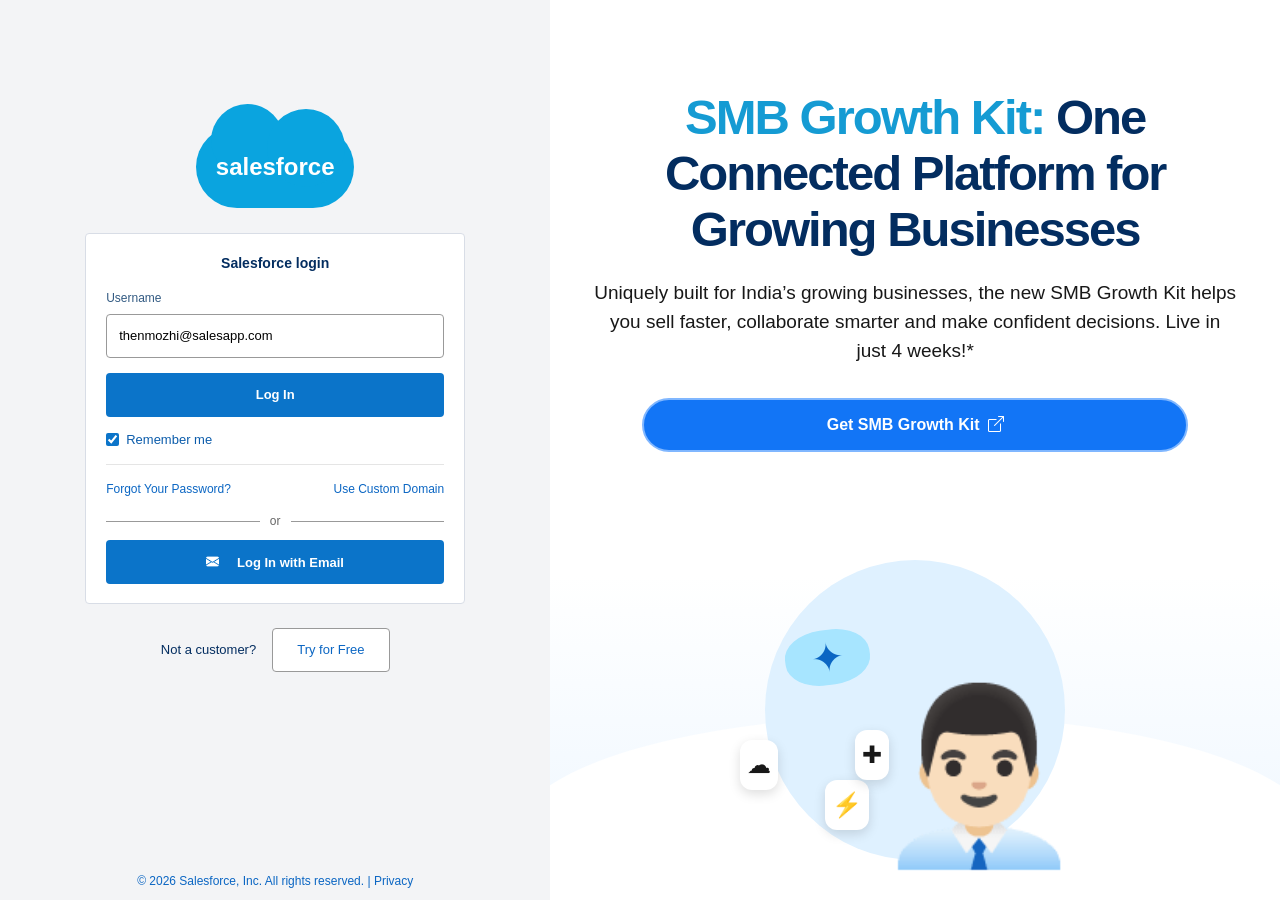
<file: salesforce-login/index.html>
<!doctype html><html lang="en"><head><meta charset="utf-8"><meta name="viewport" content="width=device-width,initial-scale=1"><title>Salesforce Login</title><link href="https://cdn.jsdelivr.net/npm/bootstrap@5.3.3/dist/css/bootstrap.min.css" rel="stylesheet"><link href="https://cdn.jsdelivr.net/npm/bootstrap-icons@1.11.3/font/bootstrap-icons.css" rel="stylesheet"><link rel="stylesheet" href="style.css"></head><body><main class="sf-page"><section class="sf-login-panel"><div class="sf-cloud"><span>salesforce</span></div><div class="sf-login-card"><h6>Salesforce login</h6><form id="sfForm"><label>Username</label><input id="username" type="email" value="thenmozhi@salesapp.com"><button class="sf-primary-btn">Log In</button><label class="remember"><input type="checkbox" checked> Remember me</label><div class="sf-links"><a href="#" id="forgot">Forgot Your Password?</a><a href="#" id="custom">Use Custom Domain</a></div><div class="or"><span>or</span></div><button type="button" class="sf-primary-btn email-btn" id="emailLogin"><i class="bi bi-envelope-fill"></i> Log In with Email</button></form></div><div class="sf-trial"><span>Not a customer?</span><button id="trialBtn">Try for Free</button></div><footer>© 2026 Salesforce, Inc. All rights reserved. | <a href="#">Privacy</a></footer></section><section class="sf-hero"><div class="sf-hero-content"><h1><span>SMB Growth Kit:</span> One<br>Connected Platform for<br>Growing Businesses</h1><p>Uniquely built for India’s growing businesses, the new SMB Growth Kit helps you sell faster, collaborate smarter and make confident decisions. Live in just 4 weeks!*</p><a class="growth-btn" href="#" id="growthBtn">Get SMB Growth Kit <i class="bi bi-box-arrow-up-right"></i></a></div><div class="sf-art"><div class="sf-orb"></div><div class="sf-robot">✦</div><div class="sf-person">👨🏻‍💼</div><div class="sf-float sf-f1">☁</div><div class="sf-float sf-f2">⚡</div><div class="sf-float sf-f3">✚</div></div></section></main><script src="script.js"></script></body></html>
</file>
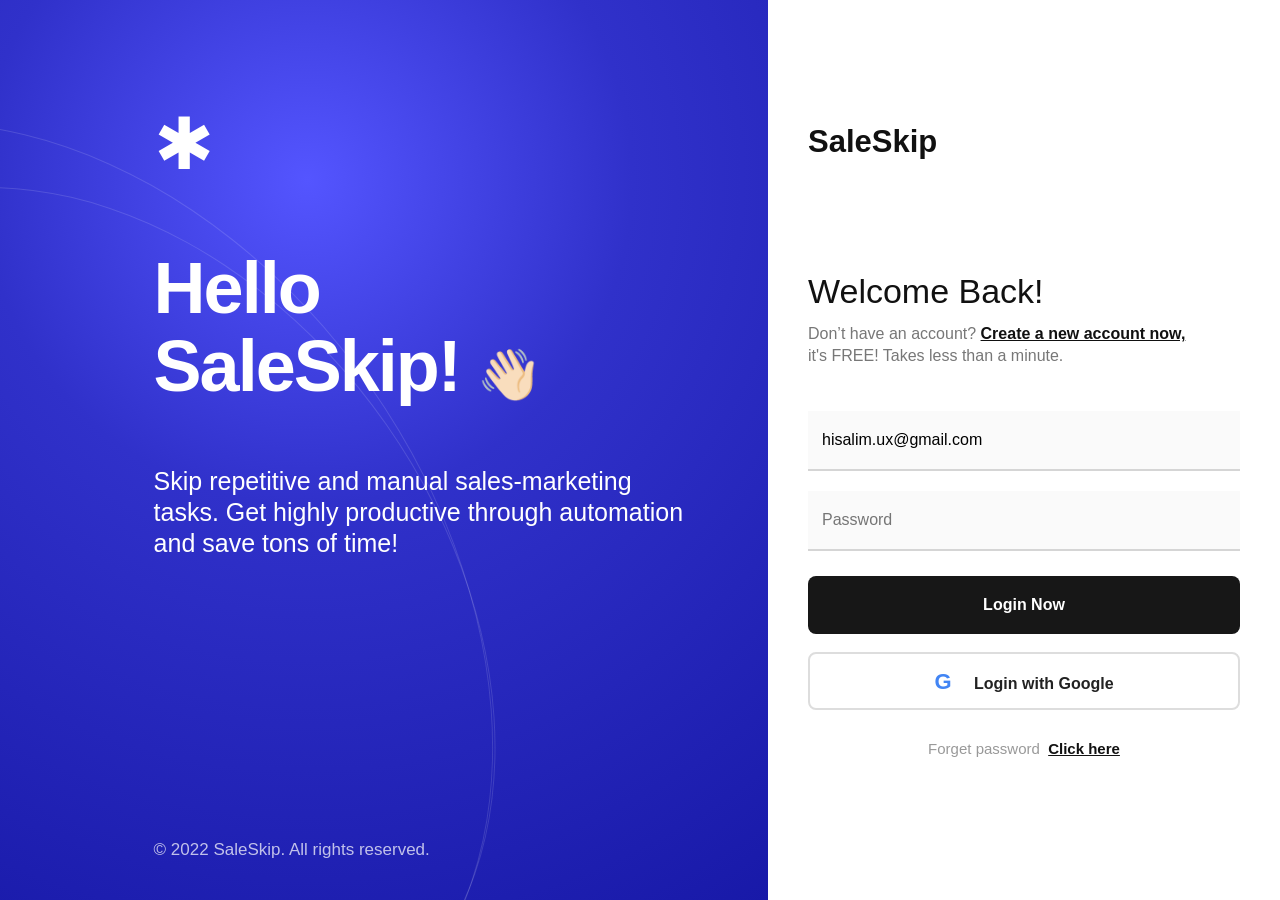
<file: saleskip-login/index.html>
<!doctype html><html lang="en"><head><meta charset="utf-8"><meta name="viewport" content="width=device-width,initial-scale=1"><title>SaleSkip Login</title><link href="https://cdn.jsdelivr.net/npm/bootstrap@5.3.3/dist/css/bootstrap.min.css" rel="stylesheet"><link rel="stylesheet" href="style.css"></head><body><main class="ss-page"><section class="ss-brand"><div class="ss-brand-inner"><div class="ss-mark">✱</div><h1>Hello<br>SaleSkip! <span>👋🏻</span></h1><p>Skip repetitive and manual sales-marketing<br>tasks. Get highly productive through automation<br>and save tons of time!</p></div><footer>© 2022 SaleSkip. All rights reserved.</footer></section><section class="ss-login"><div class="ss-form-wrap"><div class="ss-logo">SaleSkip</div><h2>Welcome Back!</h2><p class="account-copy">Don’t have an account? <a href="#" id="create">Create a new account now,</a><br>it's FREE! Takes less than a minute.</p><form id="ssForm"><input id="email" type="email" placeholder="Email" value="hisalim.ux@gmail.com"><input id="password" type="password" placeholder="Password"><button class="ss-login-btn">Login Now</button><button class="google-btn" type="button" id="google"><span class="google-g">G</span> Login with Google</button></form><div class="forgot">Forget password&nbsp; <a href="#" id="forgot">Click here</a></div></div></section></main><script src="script.js"></script></body></html>
</file>
<file: salesforce-login/style.css>
*{box-sizing:border-box}html,body{height:100%;margin:0}body{font-family:Arial,Helvetica,sans-serif;color:#181818}.sf-page{min-height:100vh;display:grid;grid-template-columns:43% 57%;overflow:hidden}.sf-login-panel{position:relative;background:#f3f4f6;min-height:100vh;display:flex;flex-direction:column;align-items:center;padding-top:14vh}.sf-cloud{position:relative;width:158px;height:82px;background:#0aa4df;color:#fff;border-radius:48px;font-size:24px;font-weight:600;display:flex;align-items:center;justify-content:center;margin-bottom:25px;z-index:1}.sf-cloud:before,.sf-cloud:after{content:"";position:absolute;background:#0aa4df;border-radius:50%;z-index:-1}.sf-cloud:before{width:73px;height:73px;left:15px;top:-22px}.sf-cloud:after{width:78px;height:78px;right:9px;top:-17px}.sf-login-card{width:380px;background:#fff;border:1px solid #d8dde6;border-radius:4px;padding:21px 20px 19px}.sf-login-card h6{text-align:center;color:#032d60;font-size:14px;font-weight:700;margin:0 0 17px}.sf-login-card label:not(.remember){display:block;color:#325a82;font-size:12px;margin-bottom:7px}.sf-login-card input[type=email]{width:100%;height:44px;border:1px solid #999;border-radius:4px;padding:0 12px;font-size:13px}.sf-primary-btn{width:100%;height:44px;border:0;border-radius:4px;background:#0b74c9;color:#fff;font-size:13px;font-weight:600;margin-top:15px}.remember{display:flex!important;align-items:center;gap:7px;color:#0b5cab!important;font-size:13px!important;margin:13px 0 15px!important}.remember input{accent-color:#0b74c9}.sf-links{border-top:1px solid #e5e5e5;padding-top:15px;display:flex;justify-content:space-between;font-size:12px}.sf-links a,.sf-login-panel footer a{color:#0b66c3;text-decoration:none}.or{display:flex;align-items:center;gap:10px;margin:14px 0 0;color:#666;font-size:12px}.or:before,.or:after{content:"";height:1px;background:#999;flex:1}.email-btn{margin-top:10px}.email-btn i{margin-right:14px}.sf-trial{display:flex;align-items:center;gap:16px;margin-top:24px;color:#032d60;font-size:13px}.sf-trial button{background:#fff;border:1px solid #999;border-radius:4px;padding:11px 24px;color:#0b66c3}.sf-login-panel footer{position:absolute;bottom:10px;color:#0b66c3;font-size:12px}.sf-hero{position:relative;min-height:100vh;overflow:hidden;background:linear-gradient(#fff 0%,#fff 64%,#edf6ff 100%)}.sf-hero:after{content:"";position:absolute;left:-5%;right:-5%;bottom:-115px;height:300px;background:#fff;border-radius:50% 50% 0 0/40% 40% 0 0}.sf-hero-content{position:relative;z-index:3;text-align:center;padding:10vh 6% 0}.sf-hero h1{font-size:49px;line-height:1.14;letter-spacing:-2px;color:#032d60;font-weight:700;margin:0}.sf-hero h1 span{color:#159bd3}.sf-hero p{max-width:690px;margin:20px auto 32px;font-size:19px;line-height:1.55}.growth-btn{display:flex;align-items:center;justify-content:center;gap:8px;margin:0 auto;width:min(590px,85%);height:54px;border-radius:30px;background:#1275f6;color:#fff;text-decoration:none;font-weight:700;border:2px solid #80b7ff}.sf-art{position:absolute;z-index:2;bottom:35px;left:50%;transform:translateX(-50%);width:390px;height:310px}.sf-orb{position:absolute;width:300px;height:300px;border-radius:50%;background:#dff1ff;left:45px;top:5px}.sf-person{position:absolute;right:25px;bottom:5px;font-size:170px;line-height:1}.sf-robot{position:absolute;left:65px;top:75px;width:85px;height:55px;border-radius:45%;background:#a7e5ff;color:#0b66c3;display:flex;align-items:center;justify-content:center;font-size:40px;transform:rotate(-8deg)}.sf-float{position:absolute;background:#fff;border-radius:12px;padding:7px;box-shadow:0 4px 12px #0002;font-size:24px}.sf-f1{left:20px;bottom:75px}.sf-f2{left:105px;bottom:35px}.sf-f3{left:135px;top:175px}@media(max-width:900px){.sf-page{grid-template-columns:1fr}.sf-login-panel{min-height:auto;padding:55px 20px 80px}.sf-hero{display:none}.sf-login-card{width:min(380px,100%)}.sf-login-panel footer{bottom:20px}}
</file>
<file: saleskip-login/style.css>
*{box-sizing:border-box}html,body{height:100%;margin:0}body{font-family:Arial,Helvetica,sans-serif;color:#111}.ss-page{min-height:100vh;display:grid;grid-template-columns:60% 40%;overflow:hidden}.ss-brand{position:relative;min-height:100vh;color:#fff;overflow:hidden;background:radial-gradient(circle at 40% 20%,#5455ff 0,#3031ca 38%,#1819a8 100%)}.ss-brand:before,.ss-brand:after{content:"";position:absolute;border:1px solid #ffffff22;border-radius:50%;transform:rotate(-35deg);width:760px;height:1050px;left:-320px;top:80px}.ss-brand:after{width:700px;height:950px;left:-250px;top:150px}.ss-brand-inner{position:relative;z-index:2;margin-left:20%;padding-top:12vh}.ss-mark{font-size:72px;line-height:1;margin-bottom:70px}.ss-brand h1{font-size:72px;line-height:1.08;letter-spacing:-2px;margin:0 0 60px;font-weight:700}.ss-brand h1 span{font-size:48px}.ss-brand p{font-size:25px;line-height:1.25;margin:0}.ss-brand footer{position:absolute;z-index:3;bottom:38px;left:20%;font-size:17px;color:#ffffffb8}.ss-login{min-height:100vh;background:#fff;display:flex;align-items:center;justify-content:center;padding:40px}.ss-form-wrap{width:min(480px,100%);margin-top:-20px}.ss-logo{font-size:31px;font-weight:700;margin-bottom:105px}.ss-form-wrap h2{font-size:34px;margin:0 0 12px}.account-copy{font-size:16px;color:#777;line-height:1.35;margin-bottom:45px}.account-copy a,.forgot a{color:#111;font-weight:700;text-decoration:underline}.ss-form-wrap input{width:100%;height:60px;border:0;border-bottom:2px solid #d5d5d5;background:#fafafa;padding:0 14px;font-size:16px;outline:0;margin-bottom:20px}.ss-form-wrap input:focus{border-bottom-color:#222}.ss-login-btn{width:100%;height:58px;border:0;border-radius:8px;background:#171717;color:#fff;font-size:16px;font-weight:700;margin-top:5px}.google-btn{width:100%;height:58px;border:2px solid #ddd;border-radius:8px;background:#fff;color:#222;font-size:16px;font-weight:600;margin-top:18px}.google-g{display:inline-block;font-size:22px;font-weight:700;margin-right:18px;color:#4285f4}.forgot{text-align:center;color:#999;margin-top:28px;font-size:15px}@media(max-width:900px){.ss-page{grid-template-columns:1fr}.ss-brand{min-height:420px}.ss-brand-inner{margin-left:10%;padding-top:50px}.ss-mark{font-size:50px;margin-bottom:35px}.ss-brand h1{font-size:50px;margin-bottom:30px}.ss-brand h1 span{font-size:34px}.ss-brand p{font-size:18px}.ss-brand footer{left:10%;bottom:20px;font-size:13px}.ss-login{min-height:600px;padding:40px 25px}.ss-logo{margin-bottom:55px}}
</file>
